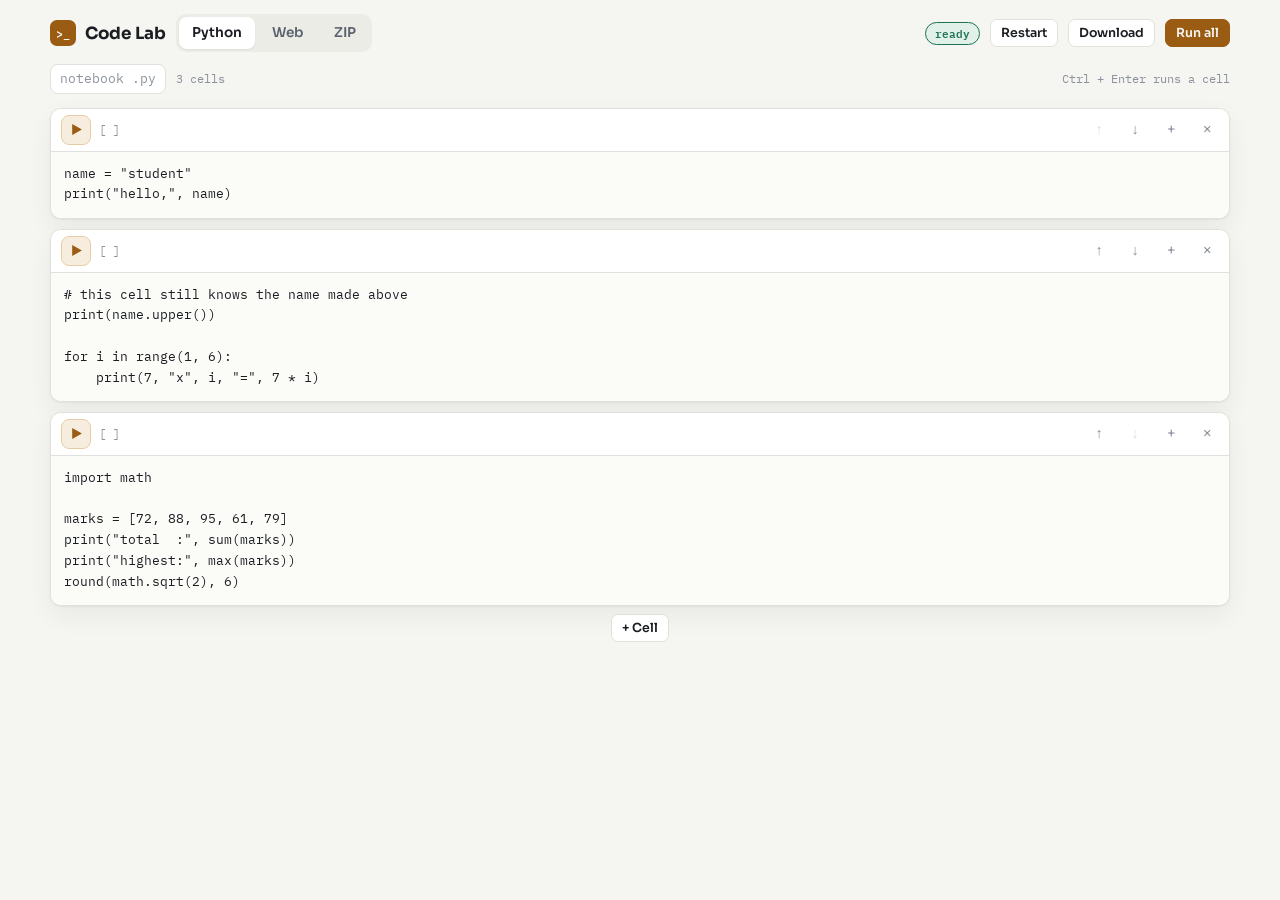
<file: code-lab/index.html>
<!doctype html>
<html lang="en">
<head>
<meta charset="utf-8">
<meta name="viewport" content="width=device-width, initial-scale=1">
<meta name="color-scheme" content="light dark">
<title>Code Lab</title>
<link rel="stylesheet" href="https://fonts.googleapis.com/css2?family=Sora:wght@500;600;700&family=IBM+Plex+Mono:wght@400;500;600&display=swap">
<link rel="stylesheet" href="assets/shell.css">
<link rel="stylesheet" href="assets/py.css">
</head>
<body>
<div class="app">

  <header class="bar">
    <div class="brand"><span class="mark">&gt;_</span> Code Lab</div>
    <nav class="nav">
      <a href="index.html" aria-current="page">Python</a>
      <a href="web.html">Web</a>
      <a href="zip.html">ZIP</a>
    </nav>
    <div class="spacer"></div>
    <span class="pill" id="ready">starting</span>
    <button class="btn btn-sm" id="restartBtn" type="button">Restart</button>
    <button class="btn btn-sm" id="saveBtn" type="button">Download</button>
    <button class="btn btn-main btn-sm" id="runAllBtn" type="button">Run all</button>
  </header>

  <div class="crumbs">
    <span class="namebox"><input type="text" id="fileName" value="notebook"
          spellcheck="false" autocomplete="off" aria-label="File name"><span>.py</span></span>
    <span id="cellCount"></span>
    <span style="margin-left:auto">Ctrl + Enter runs a cell</span>
  </div>

  <div class="sheet" id="sheet"></div>

  <div class="addrow">
    <button class="btn btn-sm" id="addBtn" type="button">+ Cell</button>
  </div>

  <div class="note" id="note" hidden></div>

</div>
<script src="vendor/zip.min.js"></script>
<script src="vendor/brython.js"></script>
<script src="vendor/brython_stdlib.js"></script>
<script src="assets/py.js"></script>
</body>
</html>
</file>
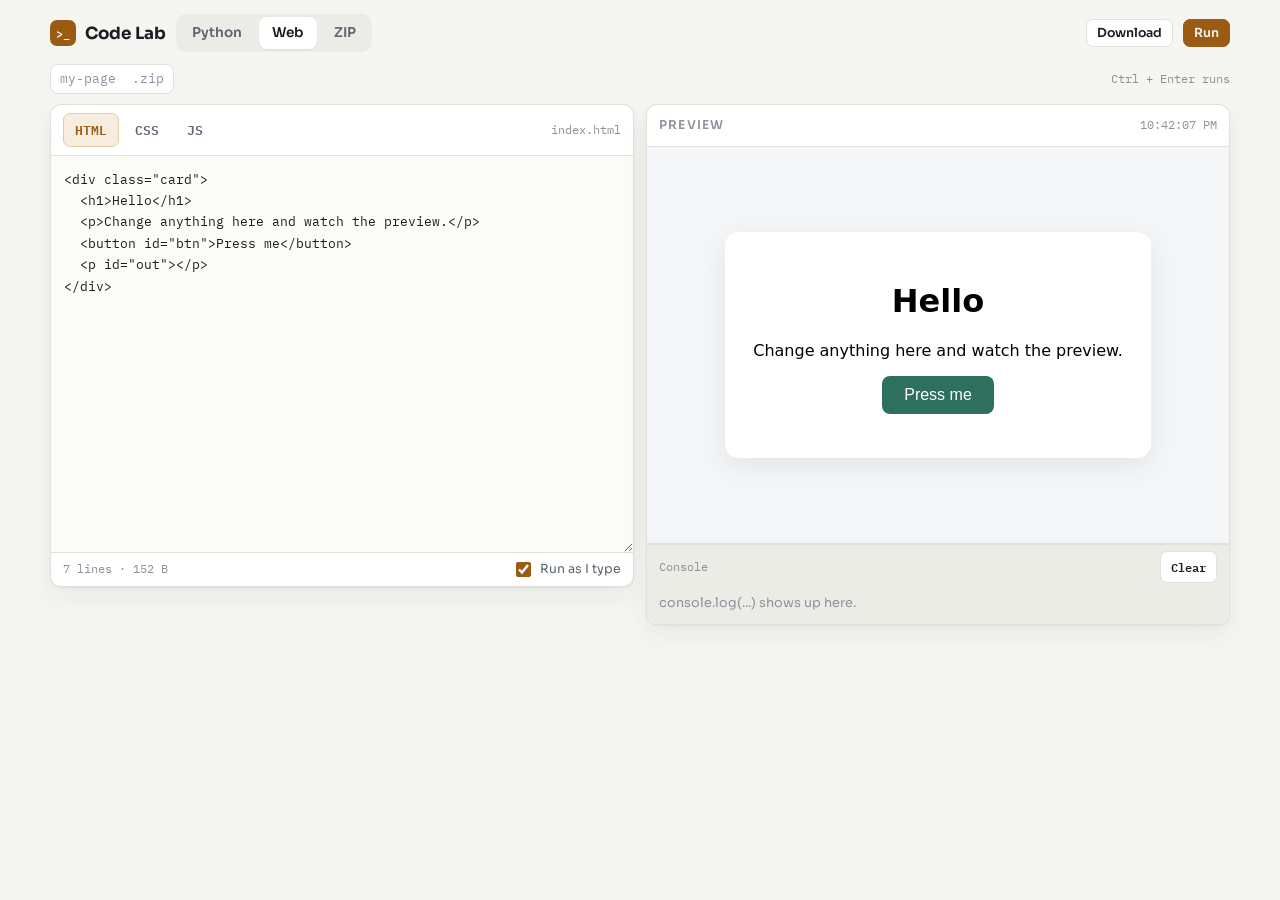
<file: code-lab/web.html>
<!doctype html>
<html lang="en">
<head>
<meta charset="utf-8">
<meta name="viewport" content="width=device-width, initial-scale=1">
<meta name="color-scheme" content="light dark">
<title>Web · Code Lab</title>
<link rel="stylesheet" href="https://fonts.googleapis.com/css2?family=Sora:wght@500;600;700&family=IBM+Plex+Mono:wght@400;500;600&display=swap">
<link rel="stylesheet" href="assets/shell.css">
<link rel="stylesheet" href="assets/web.css">
</head>
<body>
<div class="app">

  <header class="bar">
    <div class="brand"><span class="mark">&gt;_</span> Code Lab</div>
    <nav class="nav">
      <a href="index.html">Python</a>
      <a href="web.html" aria-current="page">Web</a>
      <a href="zip.html">ZIP</a>
    </nav>
    <div class="spacer"></div>
    <button class="btn btn-sm" id="zipBtn" type="button">Download</button>
    <button class="btn btn-main btn-sm" id="runBtn" type="button">Run</button>
  </header>

  <div class="crumbs">
    <span class="namebox"><input type="text" id="projName" value="my-page"
          spellcheck="false" autocomplete="off" aria-label="Project name"><span>.zip</span></span>
    <span style="margin-left:auto">Ctrl + Enter runs</span>
  </div>

  <div class="panes">

    <section class="pane">
      <div class="pane-top">
        <div class="tabs">
          <button type="button" data-tab="html" aria-selected="true">HTML</button>
          <button type="button" data-tab="css" aria-selected="false">CSS</button>
          <button type="button" data-tab="js" aria-selected="false">JS</button>
        </div>
        <span class="fname" id="edName">index.html</span>
      </div>

      <textarea id="editor" spellcheck="false" autocapitalize="off"
                autocorrect="off" aria-label="Code"></textarea>

      <div class="pane-foot">
        <span id="edSize">0 lines</span>
        <label class="toggle" style="margin-left:auto">
          <input type="checkbox" id="autoBox" checked>
          <span>Run as I type</span>
        </label>
      </div>
    </section>

    <section class="pane">
      <div class="pane-top">
        <h2>Preview</h2>
        <span class="fname" id="ranAt"></span>
      </div>

      <div class="previewWrap">
        <iframe id="preview" title="Preview"
                sandbox="allow-scripts allow-modals allow-forms allow-popups"></iframe>
      </div>

      <div class="console">
        <div class="console-top">
          <span>Console</span>
          <span class="count" id="logCount"></span>
          <button class="btn btn-sm" id="clearLogs" type="button" style="margin-left:auto">Clear</button>
        </div>
        <div id="logs"></div>
      </div>
    </section>

  </div>

  <div class="note" id="note" hidden></div>

</div>
<script src="vendor/zip.min.js"></script>
<script src="assets/web.js"></script>
</body>
</html>
</file>
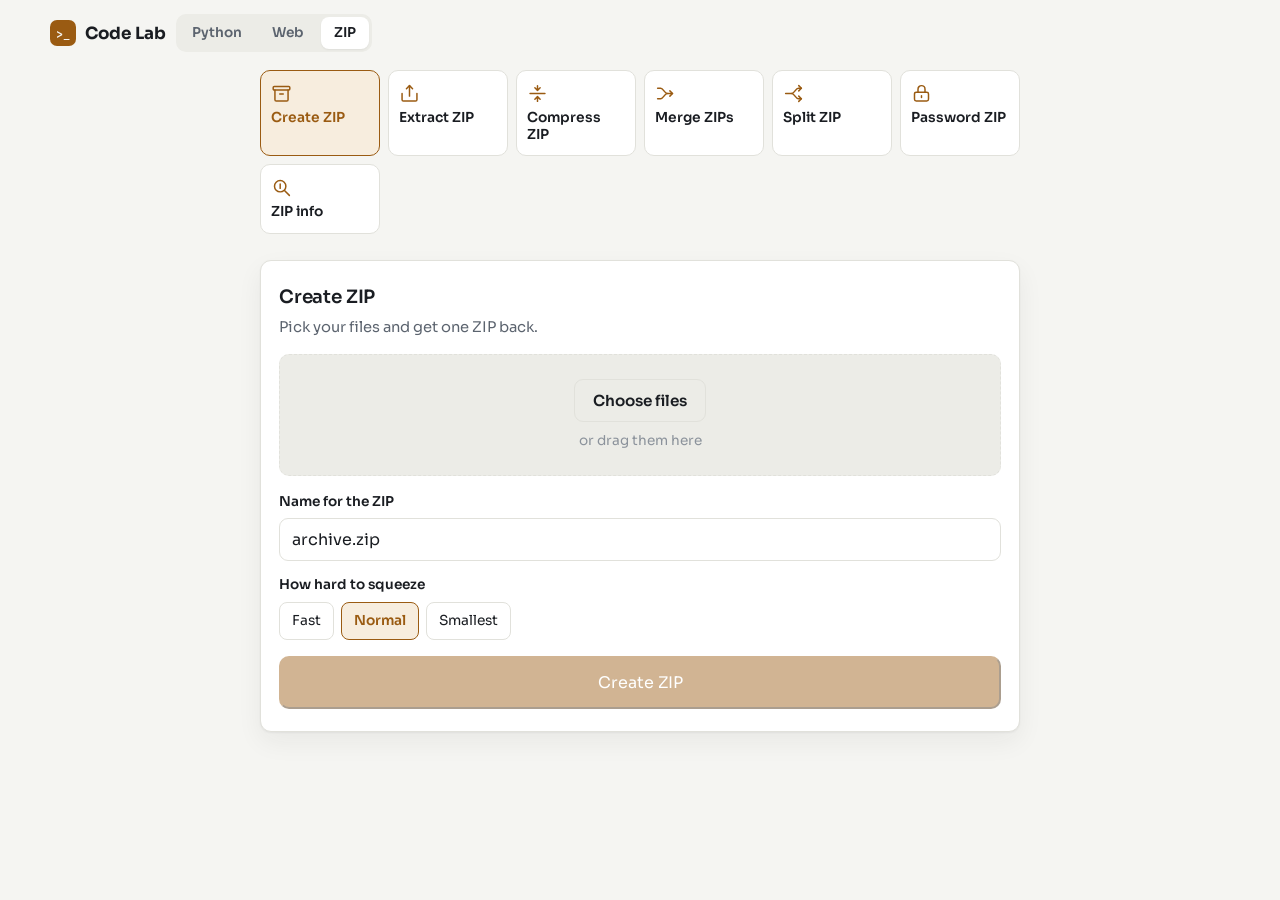
<file: code-lab/zip.html>
<!doctype html>
<html lang="en">
<head>
<meta charset="utf-8">
<meta name="viewport" content="width=device-width, initial-scale=1">
<meta name="color-scheme" content="light dark">
<title>ZIP · Code Lab</title>
<link rel="stylesheet" href="https://fonts.googleapis.com/css2?family=Sora:wght@500;600;700&family=IBM+Plex+Mono:wght@400;500;600&display=swap">
<link rel="stylesheet" href="assets/shell.css">
<link rel="stylesheet" href="assets/zip.css">
</head>
<body>

<!-- Drawn icons, not emoji. Emoji are a different picture on every phone —
     the clamp used for "compress" renders as a grey blob on most Androids —
     and they cannot take the page's colours. These are one shape each, in
     the line weight the rest of the page uses. -->
<svg width="0" height="0" style="position:absolute" aria-hidden="true" focusable="false"><defs>
  <symbol id="i-create" viewBox="0 0 24 24">
    <rect x="2.5" y="4" width="19" height="4" rx="1.2"/>
    <path d="M4.5 8v11a1.5 1.5 0 0 0 1.5 1.5h12a1.5 1.5 0 0 0 1.5-1.5V8"/>
    <path d="M10 12.5h4"/>
  </symbol>
  <symbol id="i-extract" viewBox="0 0 24 24">
    <path d="M3.5 12v7a1.5 1.5 0 0 0 1.5 1.5h14a1.5 1.5 0 0 0 1.5-1.5v-7"/>
    <path d="M12 15V3"/>
    <path d="M8.5 6.5 12 3l3.5 3.5"/>
  </symbol>
  <symbol id="i-compress" viewBox="0 0 24 24">
    <path d="M3.5 12h17"/>
    <path d="M12 3v5.5M9 5.5 12 8.5l3-3"/>
    <path d="M12 21v-5.5M9 18.5l3-3 3 3"/>
  </symbol>
  <symbol id="i-merge" viewBox="0 0 24 24">
    <path d="M3 6h3.5c3 0 4.5 6 7.5 6h6"/>
    <path d="M3 18h3.5c3 0 4.5-6 7.5-6"/>
    <path d="M17 9l3 3-3 3"/>
  </symbol>
  <symbol id="i-split" viewBox="0 0 24 24">
    <path d="M21 6h-3.5c-3 0-4.5 6-7.5 6H3"/>
    <path d="M21 18h-3.5c-3 0-4.5-6-7.5-6"/>
    <path d="M18 3l3 3-3 3"/>
    <path d="M18 15l3 3-3 3"/>
  </symbol>
  <symbol id="i-protect" viewBox="0 0 24 24">
    <rect x="4" y="10.5" width="16" height="10" rx="2"/>
    <path d="M8 10.5V7a4 4 0 0 1 8 0v3.5"/>
    <path d="M12 14.5v2"/>
  </symbol>
  <symbol id="i-info" viewBox="0 0 24 24">
    <circle cx="10.5" cy="10.5" r="6.5"/>
    <path d="M15.4 15.4 21 21"/>
    <path d="M10.5 8v5"/>
  </symbol>
</defs></svg>
<div class="app">

  <header class="bar">
    <div class="brand"><span class="mark">&gt;_</span> Code Lab</div>
    <nav class="nav">
      <a href="index.html">Python</a>
      <a href="web.html">Web</a>
      <a href="zip.html" aria-current="page">ZIP</a>
    </nav>
    <div class="spacer"></div>
  </header>

  <div class="col">
  <nav class="tools" id="tools" aria-label="Tools"></nav>

  <section class="panel">
    <div class="panel-head">
      <h2 id="toolTitle">Create ZIP</h2>
      <p id="toolDesc">Pick your files and get one ZIP back.</p>
    </div>

    <div class="drop" id="drop">
      <input type="file" id="fileInput" multiple hidden>
      <button class="btn" id="pickBtn" type="button">Choose files</button>
      <p id="dropHint">or drag them here</p>
    </div>

    <ul class="files" id="fileList"></ul>
    <div class="opts" id="opts"></div>
    <button class="btn-go" id="goBtn" type="button" disabled>Create ZIP</button>

    <div class="prog" id="prog" hidden>
      <div class="lbl"><span id="progLabel">Working…</span><b id="progPct">0%</b></div>
      <div class="bar-track"><div class="bar-fill" id="progFill"></div></div>
    </div>

    <div class="msg msg-bad" id="err" hidden></div>
    <div class="result" id="result" hidden></div>
  </section>
  </div>

</div>
<script src="vendor/zip.min.js"></script>
<script src="assets/zip.js"></script>
</body>
</html>
</file>
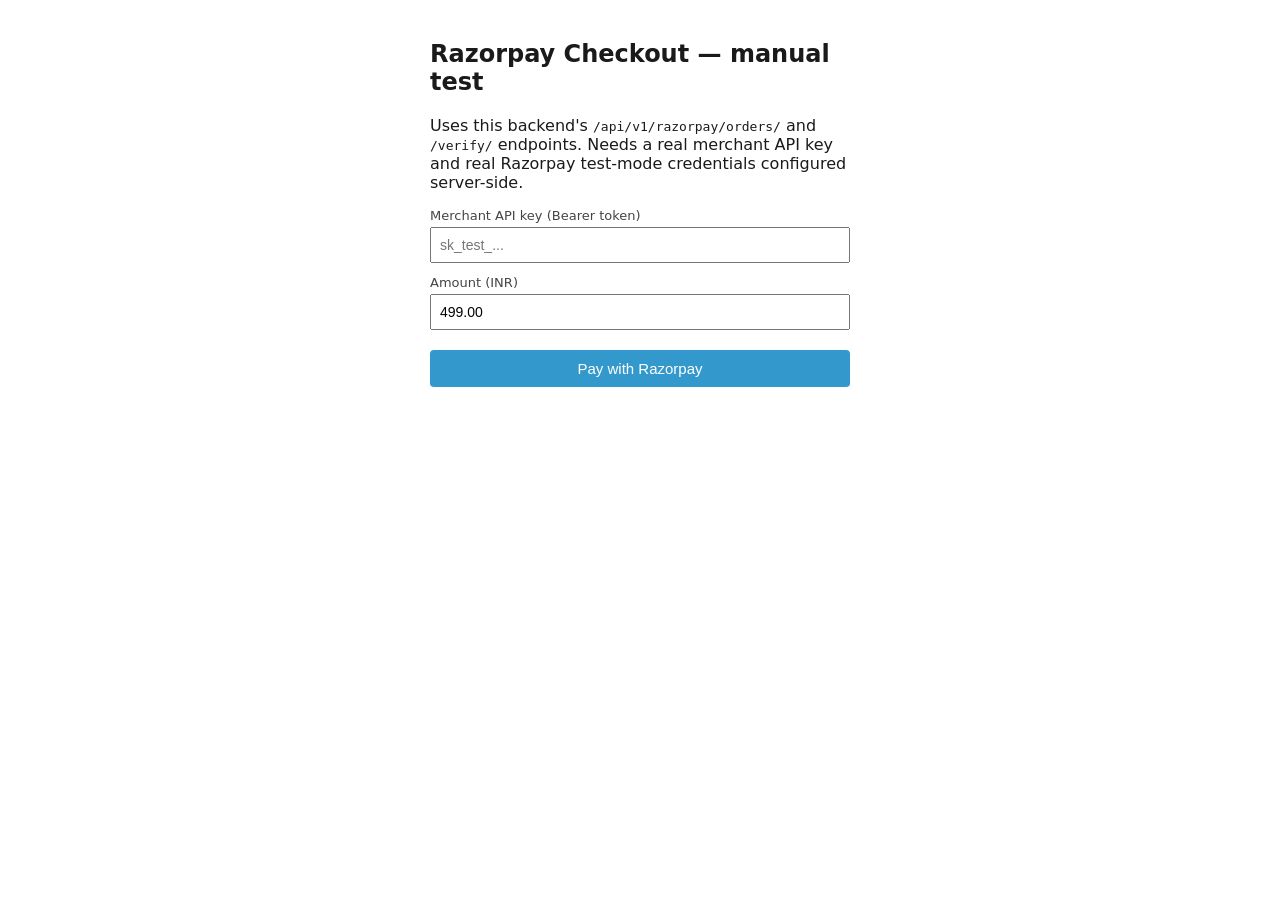
<file: transactions/templates/transactions/razorpay_checkout_test.html>
<!DOCTYPE html>
<html lang="en">
<head>
<meta charset="UTF-8" />
<title>Razorpay Checkout Test</title>
<style>
  body { font-family: system-ui, sans-serif; max-width: 420px; margin: 40px auto; color: #1a1a1a; }
  label { display: block; margin-top: 12px; font-size: 13px; color: #444; }
  input { width: 100%; padding: 8px; margin-top: 4px; box-sizing: border-box; font-size: 14px; }
  button { margin-top: 20px; width: 100%; padding: 10px; background: #3399cc; color: white; border: none; border-radius: 4px; font-size: 15px; cursor: pointer; }
  button:disabled { opacity: 0.5; cursor: default; }
  pre { background: #f5f5f5; padding: 12px; border-radius: 4px; overflow-x: auto; font-size: 12px; }
  .error { color: #b00020; font-size: 13px; margin-top: 8px; }
</style>
</head>
<body>
<h2>Razorpay Checkout — manual test</h2>
<p>Uses this backend's <code>/api/v1/razorpay/orders/</code> and <code>/verify/</code> endpoints. Needs a
real merchant API key and real Razorpay test-mode credentials configured server-side.</p>

<label>Merchant API key (Bearer token)</label>
<input id="apiKey" placeholder="sk_test_..." />

<label>Amount (INR)</label>
<input id="amount" value="499.00" />

<button id="payBtn" onclick="startPayment()">Pay with Razorpay</button>
<div id="err" class="error"></div>
<pre id="result" style="display:none"></pre>

<script src="https://checkout.razorpay.com/v1/checkout.js"></script>
<script>
async function startPayment() {
  const apiKey = document.getElementById('apiKey').value.trim();
  const amount = document.getElementById('amount').value.trim();
  const errEl = document.getElementById('err');
  const resultEl = document.getElementById('result');
  errEl.textContent = '';
  resultEl.style.display = 'none';

  if (!apiKey) { errEl.textContent = 'Enter a merchant API key first.'; return; }

  try {
    const orderRes = await fetch('/api/v1/razorpay/orders/', {
      method: 'POST',
      headers: { 'Content-Type': 'application/json', Authorization: 'Bearer ' + apiKey },
      body: JSON.stringify({ amount, currency: 'INR' }),
    });
    const order = await orderRes.json();
    if (!orderRes.ok) throw new Error(JSON.stringify(order));

    if (order.status === 'requires_review') {
      errEl.textContent = 'Flagged for manual review — not sent to Razorpay.';
      return;
    }

    const rzp = new Razorpay({
      key: order.razorpay_key_id,
      amount: order.amount,
      currency: order.currency,
      order_id: order.razorpay_order_id,
      name: 'Test Checkout',
      handler: async function (response) {
        const verifyRes = await fetch(`/api/v1/razorpay/orders/${order.transaction_id}/verify/`, {
          method: 'POST',
          headers: { 'Content-Type': 'application/json', Authorization: 'Bearer ' + apiKey },
          body: JSON.stringify({
            razorpay_payment_id: response.razorpay_payment_id,
            razorpay_order_id: response.razorpay_order_id,
            razorpay_signature: response.razorpay_signature,
          }),
        });
        const verified = await verifyRes.json();
        resultEl.style.display = 'block';
        resultEl.textContent = JSON.stringify(verified, null, 2);
      },
      modal: {
        ondismiss: function () { errEl.textContent = 'Checkout closed before completing payment.'; },
      },
    });
    rzp.on('payment.failed', function (response) {
      errEl.textContent = 'Payment failed: ' + response.error.description;
    });
    rzp.open();
  } catch (e) {
    errEl.textContent = 'Error: ' + e.message;
  }
}
</script>
</body>
</html>
</file>
<file: code-lab/assets/shell.css>
/* Shared by all three pages: colours, the top bar, buttons, panels.
   One file so the three tools cannot drift apart visually. */
:root{
  --ground:#F5F5F2; --surface:#FFFFFF; --sunk:#ECECE7; --code-bg:#FBFBF8;
  --ink:#1A1D22; --muted:#5C646F; --faint:#8B929B; --line:#E1E1DB;
  --accent:#9A5B12; --accent-soft:#F7EDDE; --accent-line:#E6CDA6;
  --ok:#1D7355; --ok-soft:#E1F0E9;
  --bad:#A93A2E; --bad-soft:#F9E5E2;
  --warn:#8A6210; --warn-soft:#FBF1DC;
  --ui:"Sora","Segoe UI",Roboto,sans-serif;
  --mono:"IBM Plex Mono",ui-monospace,SFMono-Regular,Menlo,monospace;
  --r:11px;
  --shadow:0 1px 2px rgba(26,29,34,.05),0 10px 26px rgba(26,29,34,.06);
}
@media (prefers-color-scheme:dark){
  :root:not([data-theme="light"]){
    --ground:#14161A; --surface:#1C1F25; --sunk:#0F1115; --code-bg:#101317;
    --ink:#E6E9ED; --muted:#98A0AB; --faint:#6E7681; --line:#2A2E36;
    --accent:#E0A458; --accent-soft:#2A2115; --accent-line:#4A3A22;
    --ok:#5FB88F; --ok-soft:#14251E;
    --bad:#E5847A; --bad-soft:#2B1917;
    --warn:#D8A957; --warn-soft:#241D10;
    --shadow:0 1px 2px rgba(0,0,0,.4),0 10px 26px rgba(0,0,0,.3);
  }
}
:root[data-theme="dark"]{
  --ground:#14161A; --surface:#1C1F25; --sunk:#0F1115; --code-bg:#101317;
  --ink:#E6E9ED; --muted:#98A0AB; --faint:#6E7681; --line:#2A2E36;
  --accent:#E0A458; --accent-soft:#2A2115; --accent-line:#4A3A22;
  --ok:#5FB88F; --ok-soft:#14251E;
  --bad:#E5847A; --bad-soft:#2B1917;
  --warn:#D8A957; --warn-soft:#241D10;
  --shadow:0 1px 2px rgba(0,0,0,.4),0 10px 26px rgba(0,0,0,.3);
}

*{box-sizing:border-box}
body{
  margin:0; background:var(--ground); color:var(--ink);
  font-family:var(--ui); font-size:15px; line-height:1.5;
  padding-inline:14px; padding-block:0; -webkit-text-size-adjust:100%;
}
.app{max-width:1180px; margin-inline:auto; padding-block:0 36px}
h1,h2,h3{margin:0; letter-spacing:-.01em; text-wrap:balance}
p{margin:0}
button,input,textarea,select{font-family:inherit; font-size:inherit; color:inherit}
button{cursor:pointer}
code{font-family:var(--mono); font-size:.9em}
:focus-visible{outline:2px solid var(--accent); outline-offset:2px; border-radius:6px}
[hidden]{display:none!important}
@media (prefers-reduced-motion:reduce){*{transition:none!important; animation:none!important}}

/* ---- top bar, same on every page ---- */
.bar{
  display:flex; align-items:center; gap:10px; flex-wrap:wrap;
  padding-block:14px 12px;
}
.brand{display:flex; align-items:center; gap:9px; font-weight:700; font-size:1.05rem; white-space:nowrap}
.mark{
  width:26px; height:26px; border-radius:7px; background:var(--accent); color:var(--ground);
  display:grid; place-items:center; flex:none;
  font-family:var(--mono); font-size:.78rem; font-weight:600;
}
.spacer{flex:1}

.nav{display:flex; gap:4px; background:var(--sunk); border-radius:10px; padding:3px}
.nav a{
  text-decoration:none; color:var(--muted); font-size:.85rem; font-weight:600;
  padding:6px 13px; border-radius:8px; white-space:nowrap;
}
.nav a:hover{color:var(--ink)}
.nav a[aria-current="page"]{background:var(--surface); color:var(--ink); box-shadow:0 1px 2px rgba(0,0,0,.06)}

/* ---- buttons ---- */
.btn{
  border:1px solid var(--line); background:var(--surface); color:var(--ink);
  border-radius:9px; padding:8px 14px; font-weight:600; font-size:.86rem; white-space:nowrap;
}
.btn:hover{border-color:var(--accent-line)}
.btn[disabled]{opacity:.5; cursor:not-allowed}
.btn-main{background:var(--accent); border-color:var(--accent); color:var(--ground)}
.btn-main:hover{filter:brightness(1.08); border-color:var(--accent)}
.btn-sm{padding:5px 10px; font-size:.78rem; border-radius:7px}

/* ---- panels ---- */
.pane{
  background:var(--surface); border:1px solid var(--line); border-radius:var(--r);
  box-shadow:var(--shadow); overflow:hidden; display:flex; flex-direction:column;
}
.pane-top{
  display:flex; align-items:center; gap:10px; padding:8px 12px;
  border-bottom:1px solid var(--line); min-height:42px;
}
.pane-top h2{font-size:.76rem; font-weight:600; letter-spacing:.1em; text-transform:uppercase; color:var(--faint)}
.pane-foot{
  display:flex; align-items:center; gap:10px; padding:6px 12px;
  border-top:1px solid var(--line); font-family:var(--mono);
  font-size:.72rem; color:var(--faint); flex-wrap:wrap;
}

/* ---- status pill + note ---- */
.pill{
  font-family:var(--mono); font-size:.7rem; font-weight:600; padding:2px 9px;
  border-radius:99px; border:1px solid var(--line); color:var(--muted); background:var(--sunk);
}
.pill.on{color:var(--ok); border-color:var(--ok); background:var(--ok-soft)}
.pill.off{color:var(--bad); border-color:var(--bad); background:var(--bad-soft)}
.note{
  margin-top:12px; border-radius:9px; padding:10px 13px; font-size:.86rem;
  border:1px solid var(--line); background:var(--surface);
}
.note.ok{background:var(--ok-soft); border-color:var(--ok); color:var(--ok)}
.note.bad{background:var(--bad-soft); border-color:var(--bad); color:var(--bad)}
.note.warn{background:var(--warn-soft); border-color:var(--warn); color:var(--warn)}

@media (max-width:500px){
  body{padding-inline:11px}
  .bar{padding-block:12px 10px}
  .nav a{padding:6px 11px; font-size:.8rem}
}
</file>
<file: code-lab/assets/py.css>
/* The notebook: a column of cells, each one run on its own. */
.sheet{display:flex; flex-direction:column; gap:10px; padding-block:4px}

.cell{
  background:var(--surface); border:1px solid var(--line); border-radius:var(--r);
  box-shadow:var(--shadow); overflow:hidden;
}
.cell.active{border-color:var(--accent-line)}

.cell-head{
  display:flex; align-items:center; gap:8px; padding:6px 8px 6px 10px;
  border-bottom:1px solid var(--line); background:var(--surface);
}
.play{
  width:30px; height:30px; flex:none; border-radius:8px;
  border:1px solid var(--accent-line); background:var(--accent-soft); color:var(--accent);
  display:grid; place-items:center; padding:0;
}
.play:hover{background:var(--accent); color:var(--ground); border-color:var(--accent)}
.play[disabled]{opacity:.45; cursor:not-allowed}
.play svg{width:13px; height:13px; fill:currentColor}
.tag{font-family:var(--mono); font-size:.72rem; color:var(--faint); min-width:34px}
.cell-head .spacer{flex:1}
.icobtn{
  width:28px; height:28px; padding:0; border-radius:7px; border:1px solid transparent;
  background:transparent; color:var(--faint); display:grid; place-items:center;
  font-size:.9rem; line-height:1;
}
.icobtn:hover{color:var(--ink); border-color:var(--line); background:var(--sunk)}
.icobtn[disabled]{opacity:.3; cursor:not-allowed}

textarea.src{
  width:100%; display:block; border:0; resize:none; overflow:hidden;
  background:var(--code-bg); color:var(--ink);
  font-family:var(--mono); font-size:13px; line-height:1.6;
  padding:12px 13px; min-height:64px; tab-size:4;
}
textarea.src:focus{outline:none}

.cell-in{border-top:1px solid var(--line); background:var(--surface); padding:9px 12px 11px}
.cell-in label{display:block; font-size:.72rem; font-weight:600; letter-spacing:.08em;
  text-transform:uppercase; color:var(--faint); padding-bottom:5px}
.cell-in textarea{
  width:100%; display:block; resize:vertical; min-height:52px;
  border:1px solid var(--line); border-radius:8px; background:var(--code-bg);
  font-family:var(--mono); font-size:12.5px; line-height:1.6; padding:8px 10px;
}
.cell-in textarea:focus{outline:none; border-color:var(--accent)}
.cell-in p{font-family:var(--mono); font-size:.7rem; color:var(--faint); padding-top:5px}

.cell-out{border-top:1px solid var(--line); background:var(--sunk)}
.cell-out pre{
  margin:0; padding:10px 13px; max-height:340px; overflow:auto;
  font-family:var(--mono); font-size:12.5px; line-height:1.6;
  white-space:pre-wrap; overflow-wrap:anywhere;
}
.cell-out .err{color:var(--bad)}
.cell-out .in{color:var(--accent)}
.cell-out .meta{
  display:flex; gap:10px; align-items:center; padding:5px 13px;
  border-top:1px solid var(--line); font-family:var(--mono); font-size:.7rem; color:var(--faint);
}

.addrow{display:flex; gap:8px; justify-content:center; padding-block:4px 0}

.crumbs{
  display:flex; align-items:center; gap:10px; flex-wrap:wrap;
  padding-bottom:10px; font-family:var(--mono); font-size:.74rem; color:var(--faint);
}
.namebox{
  display:flex; align-items:center; gap:0; border:1px solid var(--line);
  border-radius:8px; background:var(--surface); padding:4px 9px;
}
.namebox input{
  border:0; background:transparent; width:9ch; min-width:0; padding:0;
  font-family:var(--mono); font-size:.8rem;
}
.namebox input:focus{outline:none}
.namebox span{font-family:var(--mono); font-size:.8rem; color:var(--faint)}

@media (max-width:500px){
  textarea.src{font-size:12.5px; padding:11px}
  .cell-out pre{font-size:12px; max-height:260px}
}
</file>
<file: code-lab/assets/web.css>
/* The web playground: code on the left, the page it makes on the right. */
.panes{display:grid; gap:12px; grid-template-columns:1fr}
@media (min-width:920px){ .panes{grid-template-columns:1fr 1fr; align-items:start} }

.tabs{display:flex; gap:4px}
.tabs button{
  border:1px solid transparent; background:transparent; color:var(--muted);
  border-radius:7px; padding:5px 11px; font-family:var(--mono);
  font-size:.8rem; font-weight:600;
}
.tabs button:hover{color:var(--ink)}
.tabs button[aria-selected="true"]{
  background:var(--accent-soft); border-color:var(--accent-line); color:var(--accent);
}
.fname{font-family:var(--mono); font-size:.73rem; color:var(--faint); margin-left:auto; white-space:nowrap}

textarea#editor{
  width:100%; border:0; resize:vertical; display:block;
  background:var(--code-bg); color:var(--ink);
  font-family:var(--mono); font-size:13px; line-height:1.65;
  padding:13px; min-height:300px; height:44vh; tab-size:2;
}
textarea#editor:focus{outline:none}
.toggle{display:flex; align-items:center; gap:6px; font-family:var(--ui);
  font-size:.78rem; color:var(--muted); cursor:pointer}
.toggle input{accent-color:var(--accent); width:15px; height:15px}

.previewWrap{background:#fff; border-bottom:1px solid var(--line)}
#preview{width:100%; border:0; display:block; background:#fff; min-height:300px; height:44vh}

.console{background:var(--sunk); border-top:1px solid var(--line)}
.console-top{
  display:flex; align-items:center; gap:9px; padding:6px 12px;
  font-family:var(--mono); font-size:.72rem; color:var(--faint);
}
.count{
  font-family:var(--mono); font-size:.7rem; font-weight:600; color:var(--muted);
  background:var(--surface); border:1px solid var(--line); border-radius:99px; padding:1px 8px;
}
.count:empty{display:none}
.count.bad{color:var(--bad); border-color:var(--bad); background:var(--bad-soft)}
#logs{max-height:140px; overflow:auto; padding:0 12px 9px;
  font-family:var(--mono); font-size:12px; line-height:1.6}
#logs .line{padding:3px 0; border-bottom:1px solid var(--line);
  overflow-wrap:anywhere; white-space:pre-wrap}
#logs .line:last-child{border-bottom:0}
#logs .error{color:var(--bad)}
#logs .warn{color:var(--warn)}
#logs .empty{color:var(--faint); font-family:var(--ui); font-size:.8rem; padding:4px 0 2px}

.crumbs{
  display:flex; align-items:center; gap:10px; flex-wrap:wrap;
  padding-bottom:10px; font-family:var(--mono); font-size:.74rem; color:var(--faint);
}
.namebox{
  display:flex; align-items:center; border:1px solid var(--line);
  border-radius:8px; background:var(--surface); padding:4px 9px;
}
.namebox input{border:0; background:transparent; width:9ch; min-width:0; padding:0;
  font-family:var(--mono); font-size:.8rem}
.namebox input:focus{outline:none}
.namebox span{font-family:var(--mono); font-size:.8rem; color:var(--faint)}

@media (max-width:500px){
  textarea#editor,#preview{height:38vh; min-height:250px}
}
</file>
<file: code-lab/assets/zip.css>
/* The ZIP page keeps its own rule names but borrows the shared palette, so the
   three pages are one look rather than three. */
:root{
  --surface-2:var(--sunk);
  --brand:var(--accent); --brand-ink:var(--accent);
  --brand-soft:var(--accent-soft); --brand-line:var(--accent-line);
  --alert:var(--bad); --alert-soft:var(--bad-soft); --alert-line:var(--bad);
  --caution:var(--warn); --caution-soft:var(--warn-soft);
  --display:var(--ui);
}
.app{max-width:1180px}
.col{max-width:760px; margin-inline:auto}
h1{font-size:clamp(1.5rem,1.2rem + 1.6vw,2rem); font-weight:700; line-height:1.15}
h2{font-size:1.15rem; font-weight:600}
h3{font-size:1rem; font-weight:600}

/* hero */
.hero{padding-block:26px 22px; display:flex; flex-direction:column; gap:12px}
.hero p{color:var(--muted); max-width:52ch}
.privacy{
  display:flex; align-items:flex-start; gap:9px; background:var(--brand-soft);
  border:1px solid var(--brand-line); border-radius:10px; padding:11px 13px;
  font-size:.88rem; color:var(--brand-ink); max-width:none!important;
}
.privacy svg{flex:none; margin-top:2px}

/* tool grid */
.tools{
  display:grid; gap:8px; grid-template-columns:repeat(auto-fill,minmax(104px,1fr));
  margin-block:6px 26px;
}
.tool{
  background:var(--surface); border:1px solid var(--line); border-radius:10px;
  padding:12px 10px; display:flex; flex-direction:column; gap:6px; align-items:flex-start;
  text-align:left; color:var(--ink); transition:border-color .12s, background .12s;
}
.tool:hover{border-color:var(--brand-line)}
.tool[aria-pressed="true"]{background:var(--brand-soft); border-color:var(--brand); color:var(--brand-ink)}
.tool .nm{font-family:var(--display); font-weight:600; font-size:.86rem; line-height:1.2}

/* panel */
.panel{
  background:var(--surface); border:1px solid var(--line); border-radius:var(--r);
  box-shadow:var(--shadow); padding:22px 18px; display:flex; flex-direction:column; gap:16px;
}
.panel-head{display:flex; flex-direction:column; gap:5px}
.panel-head p{color:var(--muted); font-size:.92rem}

.drop{
  border:1.5px dashed var(--line); border-radius:10px; background:var(--sunk);
  padding:24px 16px; display:flex; flex-direction:column; align-items:center; gap:9px; text-align:center;
}
.drop.over{border-color:var(--brand); background:var(--brand-soft)}
.drop p{color:var(--faint); font-size:.85rem}
.btn{
  border:none; border-radius:9px; padding:11px 18px; font-weight:600; font-size:.95rem;
  background:var(--surface-2); color:var(--ink); border:1px solid var(--line);
}
.btn:hover{border-color:var(--brand-line)}
.btn-go{
  background:var(--brand); color:#fff; border-color:var(--brand); width:100%;
  padding:14px 18px; font-size:1rem; border-radius:10px;
}
.btn-go:hover{background:var(--brand-ink); border-color:var(--brand-ink)}
.btn-go[disabled]{opacity:.45; cursor:not-allowed}

/* file list */
.files{list-style:none; margin:0; padding:0; display:flex; flex-direction:column; gap:0;
  border:1px solid var(--line); border-radius:10px; overflow:hidden}
.files:empty{display:none}
.files li{
  display:flex; align-items:center; gap:10px; padding:9px 12px;
  border-bottom:1px solid var(--line); background:var(--surface); font-size:.88rem;
}
.files li:last-child{border-bottom:0}
.fname{flex:1; min-width:0; font-family:var(--mono); font-size:.8rem; overflow-wrap:anywhere}
.fsize{font-family:var(--mono); font-size:.76rem; color:var(--faint); white-space:nowrap}
.fx{background:none; border:none; color:var(--faint); font-size:1.05rem; padding:0 2px; line-height:1}
.fx:hover{color:var(--alert)}
.lock{color:var(--caution); font-size:.78rem; white-space:nowrap}

/* options */
.opts{display:flex; flex-direction:column; gap:14px}
.opts:empty{display:none}
.field{display:flex; flex-direction:column; gap:6px}
.field > label{font-size:.85rem; font-weight:600}
.field .help{font-size:.79rem; color:var(--faint)}
input[type=text],input[type=password],input[type=number],select{
  font-family:var(--ui); font-size:1rem; padding:10px 12px; border-radius:9px;
  border:1px solid var(--line); background:var(--surface); color:var(--ink); width:100%;
}
input:focus,select:focus{border-color:var(--brand); outline:none}
.radios{display:flex; flex-wrap:wrap; gap:7px}
.radios label{
  border:1px solid var(--line); border-radius:8px; padding:8px 12px; font-size:.86rem;
  background:var(--surface); cursor:pointer;
}
.radios input{position:absolute; opacity:0; pointer-events:none}
.radios input:checked + span{color:var(--brand-ink); font-weight:600}
.radios label:has(input:checked){border-color:var(--brand); background:var(--brand-soft)}

/* progress */
.prog{display:flex; flex-direction:column; gap:7px}
.bar-track{height:7px; background:var(--sunk); border-radius:99px; overflow:hidden}
.bar-fill{height:100%; width:0%; background:var(--brand); border-radius:99px; transition:width .18s linear}
.prog .lbl{font-size:.85rem; color:var(--muted); display:flex; justify-content:space-between; gap:10px}
.prog .lbl b{font-family:var(--mono); font-weight:500; font-size:.8rem}

/* messages */
.msg{border-radius:10px; padding:13px 15px; font-size:.9rem; display:flex; flex-direction:column; gap:6px}
.msg h3{font-size:.95rem}
.msg-bad{background:var(--alert-soft); border:1px solid var(--alert-line); color:var(--alert)}
.msg-warn{background:var(--caution-soft); border:1px solid var(--line); color:var(--caution)}
.msg-ok{background:var(--brand-soft); border:1px solid var(--brand-line); color:var(--brand-ink)}
.msg code{font-family:var(--mono); font-size:.85em}

/* result */
.result{display:flex; flex-direction:column; gap:14px}
.stats{display:grid; grid-template-columns:repeat(auto-fit,minmax(92px,1fr)); gap:8px}
.stat{background:var(--surface-2); border-radius:9px; padding:10px 12px}
.stat dt{font-size:.7rem; text-transform:uppercase; letter-spacing:.08em; color:var(--faint); font-weight:600}
.stat dd{margin:3px 0 0; font-family:var(--mono); font-weight:600; font-size:1rem; font-variant-numeric:tabular-nums}
.stat dd.good{color:var(--brand)}
.entries{max-height:320px; overflow-y:auto; border:1px solid var(--line); border-radius:10px}
.entries .files{border:0; border-radius:0}
.dlrow{display:flex; flex-wrap:wrap; gap:8px}
.dlrow .btn{flex:1 1 auto}
.mini{
  background:var(--surface-2); border:1px solid var(--line); color:var(--ink);
  border-radius:7px; padding:5px 10px; font-size:.78rem; font-weight:600; white-space:nowrap;
}
.mini:hover{border-color:var(--brand); color:var(--brand-ink)}
.howto{font-size:.83rem; color:var(--muted); background:var(--surface-2); border-radius:9px; padding:12px 14px; display:flex; flex-direction:column; gap:7px}
.howto code{display:block; font-family:var(--mono); font-size:.78rem; background:var(--sunk); padding:7px 9px; border-radius:6px; overflow-x:auto; white-space:pre}

footer{margin-top:30px; color:var(--faint); font-size:.8rem; display:flex; flex-direction:column; gap:6px; text-align:center}

[hidden]{display:none!important}
@media (max-width:460px){
  body{padding-inline:13px}
  .panel{padding:18px 14px}
  .tools{grid-template-columns:repeat(3,1fr)}
}
@media (prefers-reduced-motion:reduce){*{transition:none!important; animation:none!important}}


/* ---- drawn icons ---- */
.ic{
  width:21px; height:21px; flex:none; display:block;
  fill:none; stroke:currentColor; stroke-width:1.7;
  stroke-linecap:round; stroke-linejoin:round;
}
.ic-sm{width:16px; height:16px}
.tool .ic{color:var(--brand); transition:color .12s}
.tool[aria-pressed="true"] .ic{color:var(--brand-ink)}
.privacy .ic{margin-top:2px; color:var(--brand-ink)}
</file>
